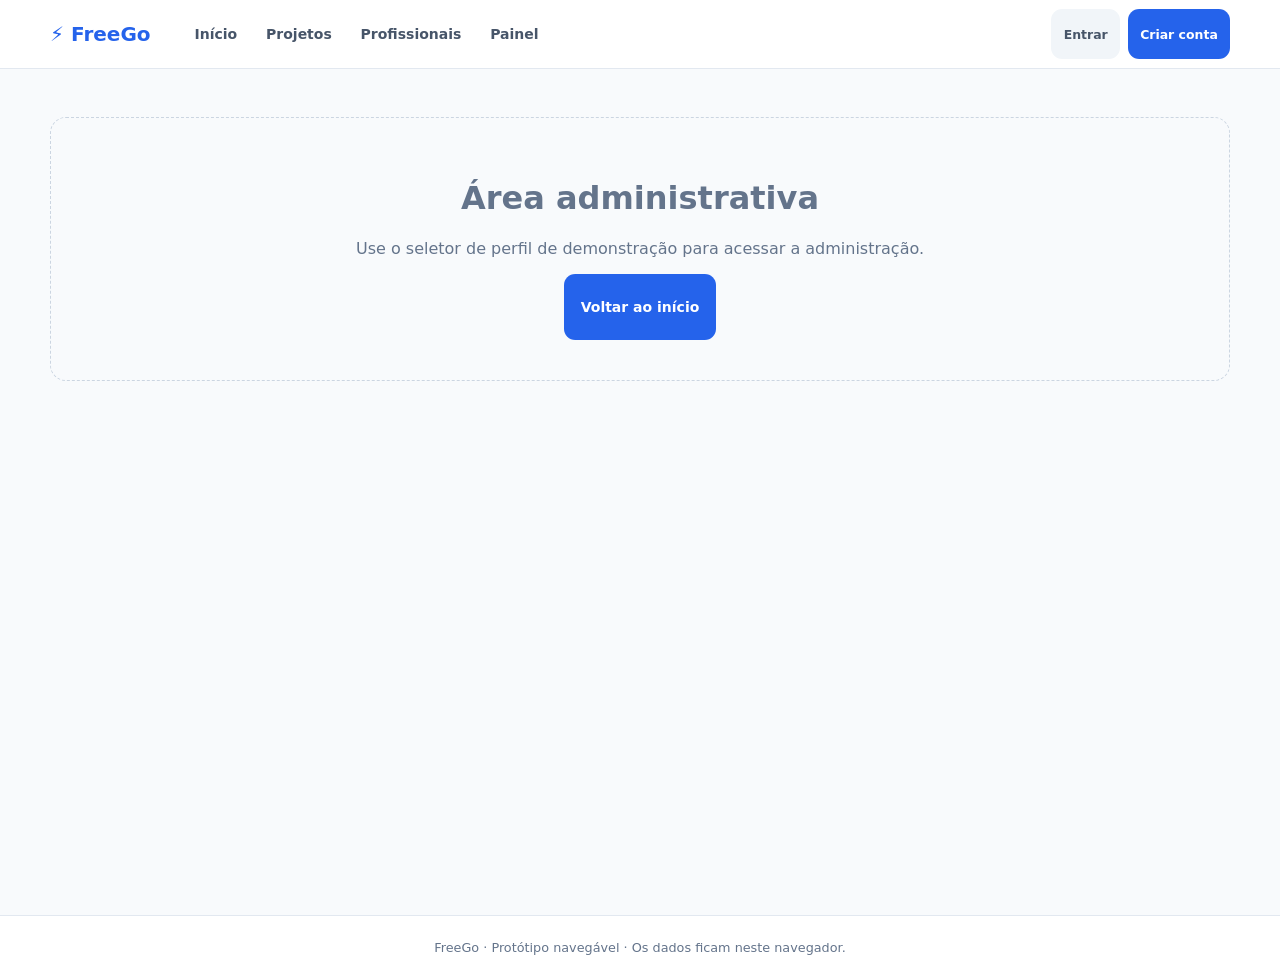
<file: admin.html>
<!doctype html><html lang="pt-BR"><head><meta charset="utf-8"><meta name="viewport" content="width=device-width,initial-scale=1"><meta name="description" content="Administre a equipe e acompanhe a atividade da FreeGo."><title>Administração | FreeGo</title><link rel="stylesheet" href="css/style.css"></head><body data-page="admin"><header class="app-header"><a class="app-brand" href="index.html">⚡ FreeGo</a><nav data-app-nav></nav><div data-app-account class="app-account"></div></header><main class="app-main" data-content></main><footer class="app-footer">FreeGo · Protótipo navegável · Os dados ficam neste navegador.</footer><div class="app-notice" data-notice hidden role="status"></div><script src="js/script.js" defer></script></body></html>
</file>
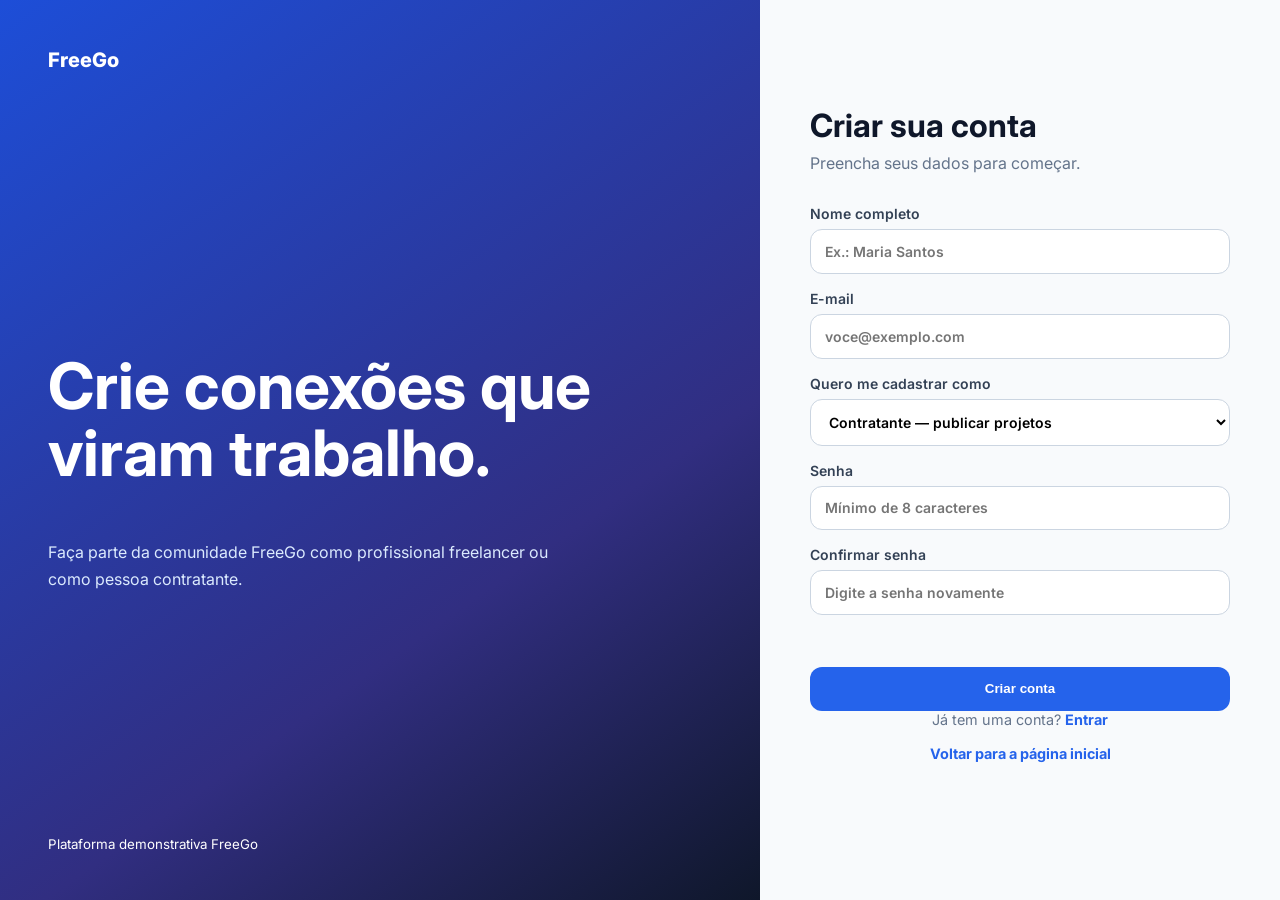
<file: cadastro.html>
<!doctype html>
<html lang="pt-BR">
<head>
  <meta charset="utf-8">
  <meta name="viewport" content="width=device-width, initial-scale=1">
  <meta name="description" content="Crie sua conta FreeGo como contratante ou freelancer.">
  <title>Criar conta | FreeGo</title>
  <link rel="preconnect" href="https://fonts.googleapis.com">
  <link href="https://fonts.googleapis.com/css2?family=Inter:wght@400;500;600;700;800&display=swap" rel="stylesheet">
  <link rel="stylesheet" href="css/style.css">
</head>
<body>
  <main class="auth-page">
    <section class="auth-aside"><a class="auth-brand" href="index.html">FreeGo</a><div><h1>Crie conexões que viram trabalho.</h1><p>Faça parte da comunidade FreeGo como profissional freelancer ou como pessoa contratante.</p></div><small>Plataforma demonstrativa FreeGo</small></section>
    <section class="auth-panel" aria-labelledby="signup-title">
      <h2 id="signup-title">Criar sua conta</h2><p>Preencha seus dados para começar.</p>
      <form class="auth-form" data-signup-form>
        <label for="name">Nome completo<input id="name" name="name" type="text" autocomplete="name" placeholder="Ex.: Maria Santos" required minlength="2"></label>
        <label for="email">E-mail<input id="email" name="email" type="email" autocomplete="email" placeholder="voce@exemplo.com" required></label>
        <label for="role">Quero me cadastrar como<select id="role" name="role" required><option value="client">Contratante — publicar projetos</option><option value="freelancer">Freelancer — oferecer serviços</option></select></label>
        <label for="password">Senha<input id="password" name="password" type="password" autocomplete="new-password" placeholder="Mínimo de 8 caracteres" required minlength="8"></label>
        <label for="confirmation">Confirmar senha<input id="confirmation" name="confirmation" type="password" autocomplete="new-password" placeholder="Digite a senha novamente" required minlength="8"></label>
        <div class="auth-message" data-auth-message role="status" aria-live="polite"></div>
        <button class="auth-submit" type="submit">Criar conta</button>
      </form>
      <p class="auth-links">Já tem uma conta? <a href="login.html">Entrar</a><br><br><a href="index.html">Voltar para a página inicial</a></p>
    </section>
  </main>
  <div class="app-notice" data-notice hidden role="status"></div>
  <script src="js/script.js" defer></script>
</body>
</html>
</file>
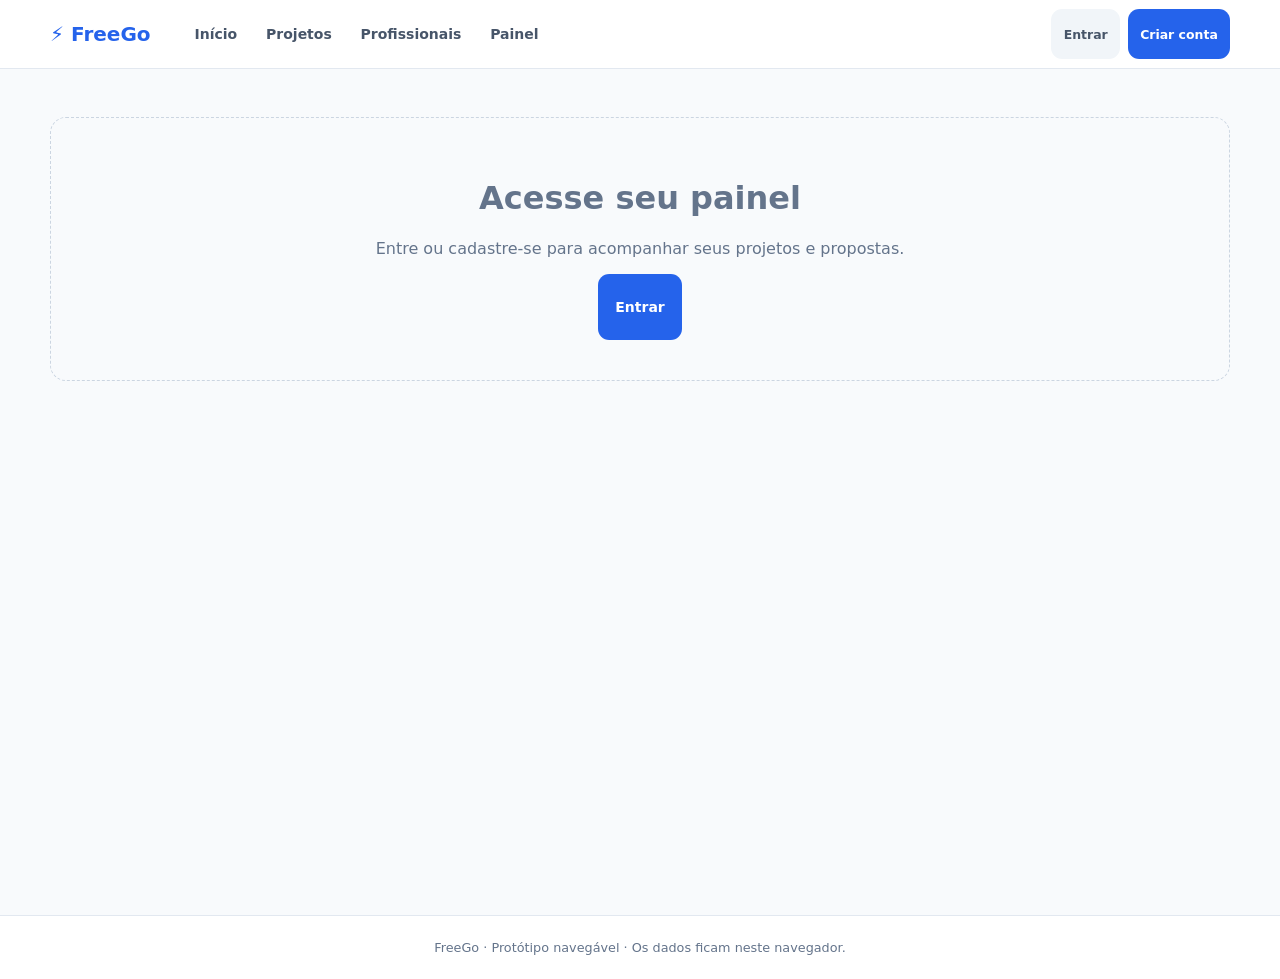
<file: dashboard.html>
<!doctype html><html lang="pt-BR"><head><meta charset="utf-8"><meta name="viewport" content="width=device-width,initial-scale=1"><meta name="description" content="Acompanhe projetos e propostas no seu painel FreeGo."><title>Painel | FreeGo</title><link rel="stylesheet" href="css/style.css"></head><body data-page="dashboard"><header class="app-header"><a class="app-brand" href="index.html">⚡ FreeGo</a><nav data-app-nav></nav><div data-app-account class="app-account"></div></header><main class="app-main" data-content></main><footer class="app-footer">FreeGo · Protótipo navegável · Os dados ficam neste navegador.</footer><div class="app-notice" data-notice hidden role="status"></div><script src="js/script.js" defer></script></body></html>
</file>
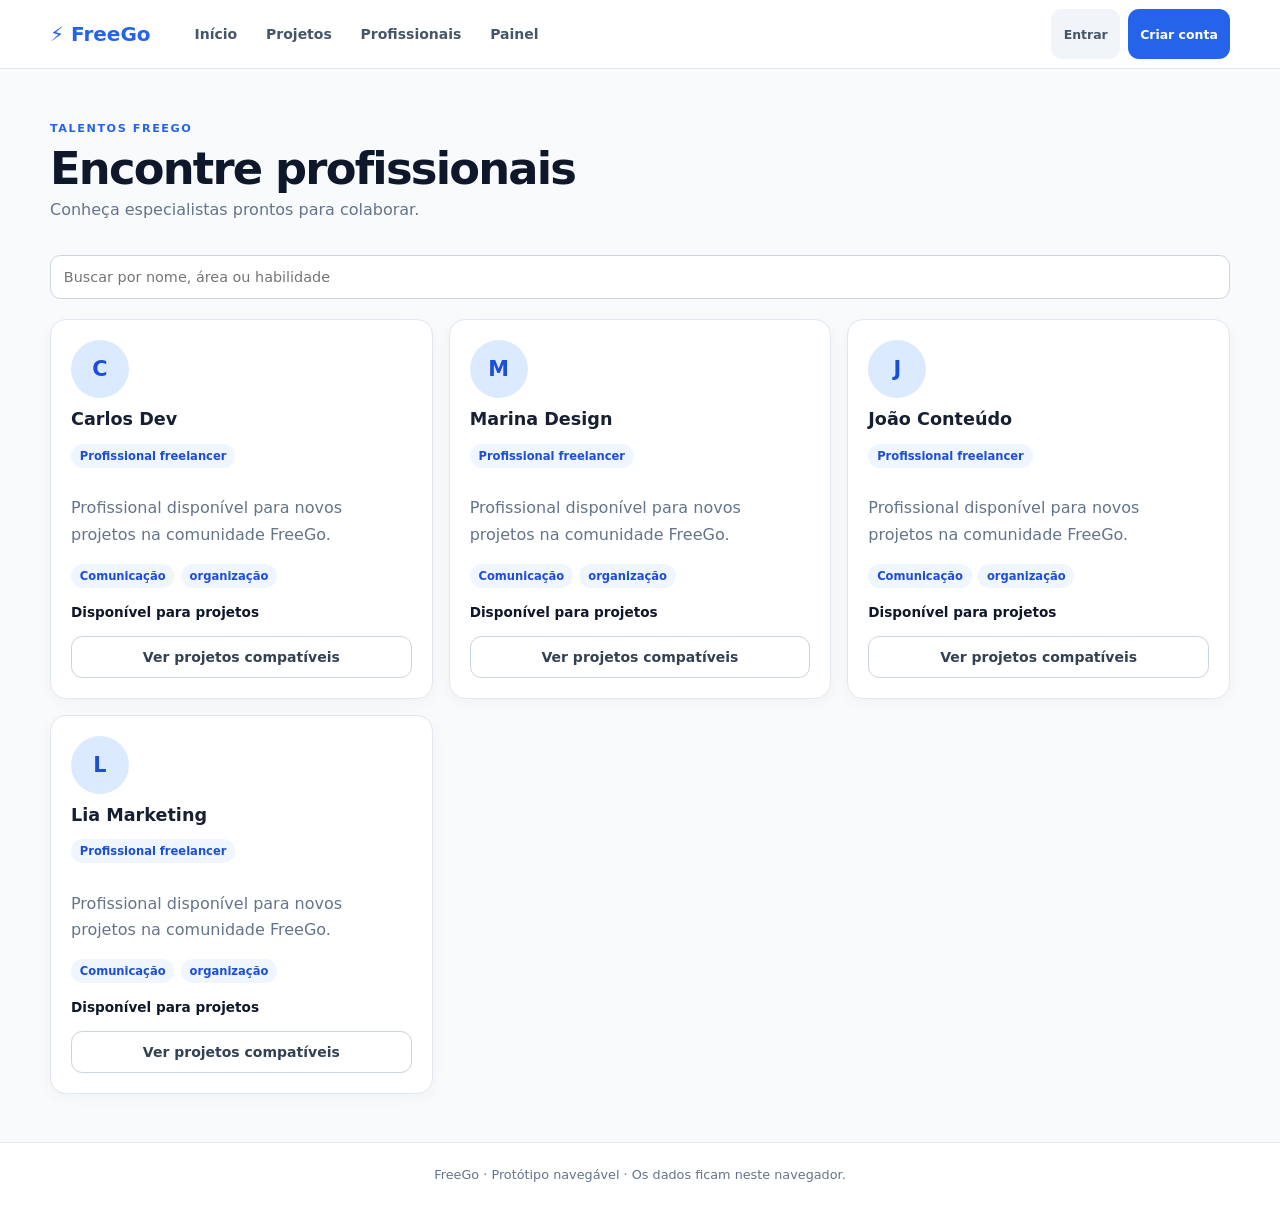
<file: freelancers.html>
<!doctype html><html lang="pt-BR"><head><meta charset="utf-8"><meta name="viewport" content="width=device-width,initial-scale=1"><meta name="description" content="Encontre profissionais freelancers na FreeGo."><title>Profissionais | FreeGo</title><link rel="stylesheet" href="css/style.css"></head><body data-page="freelancers"><header class="app-header"><a class="app-brand" href="index.html">⚡ FreeGo</a><nav data-app-nav></nav><div data-app-account class="app-account"></div></header><main class="app-main" data-content></main><footer class="app-footer">FreeGo · Protótipo navegável · Os dados ficam neste navegador.</footer><div class="app-notice" data-notice hidden role="status"></div><script src="js/script.js" defer></script></body></html>
</file>
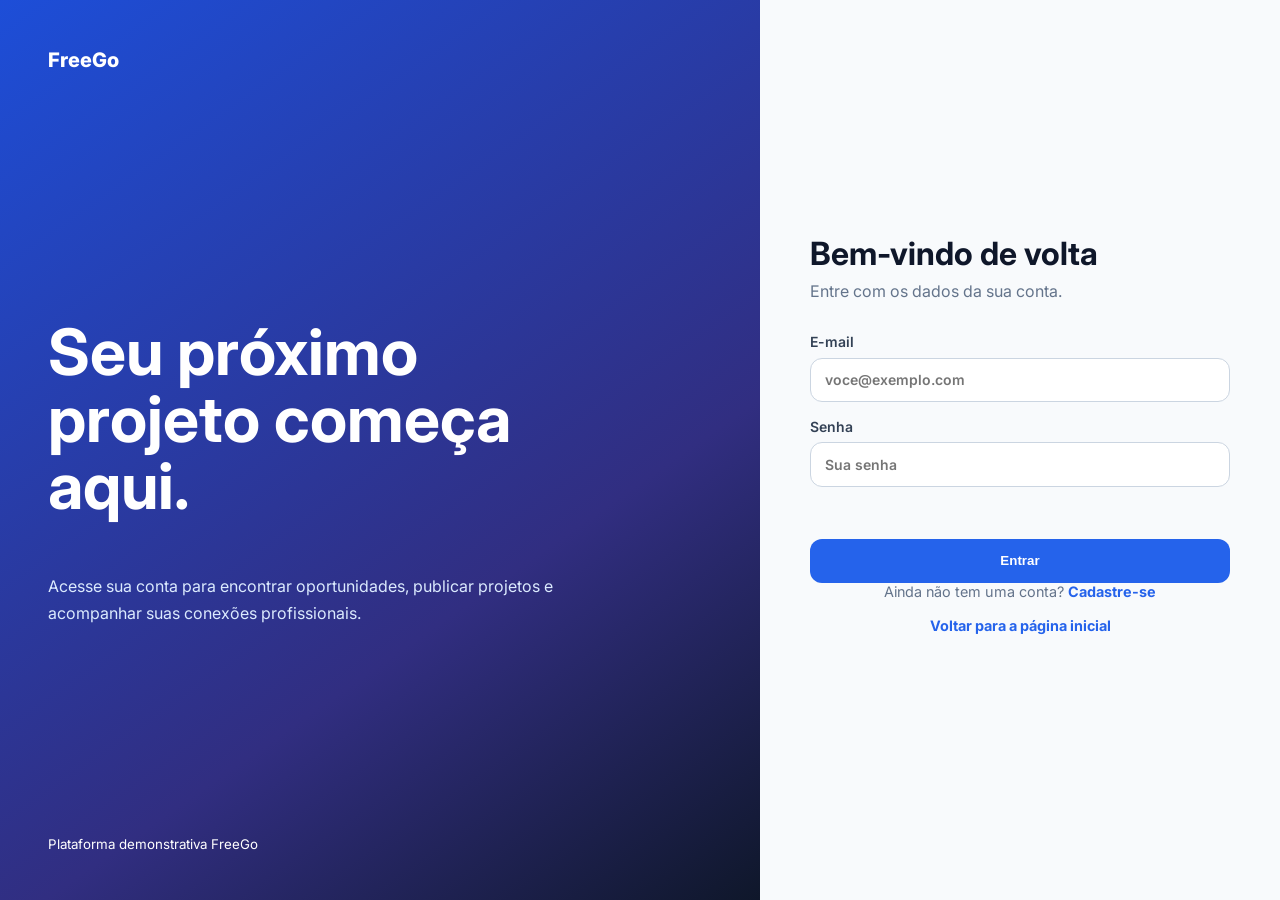
<file: login.html>
<!doctype html>
<html lang="pt-BR">
<head>
  <meta charset="utf-8">
  <meta name="viewport" content="width=device-width, initial-scale=1">
  <meta name="description" content="Entre na sua conta FreeGo.">
  <title>Entrar | FreeGo</title>
  <link rel="preconnect" href="https://fonts.googleapis.com">
  <link href="https://fonts.googleapis.com/css2?family=Inter:wght@400;500;600;700;800&display=swap" rel="stylesheet">
  <link rel="stylesheet" href="css/style.css">
</head>
<body>
  <main class="auth-page">
    <section class="auth-aside"><a class="auth-brand" href="index.html">FreeGo</a><div><h1>Seu próximo projeto começa aqui.</h1><p>Acesse sua conta para encontrar oportunidades, publicar projetos e acompanhar suas conexões profissionais.</p></div><small>Plataforma demonstrativa FreeGo</small></section>
    <section class="auth-panel" aria-labelledby="login-title">
      <h2 id="login-title">Bem-vindo de volta</h2><p>Entre com os dados da sua conta.</p>
      <form class="auth-form" data-login-form>
        <label for="email">E-mail<input id="email" name="email" type="email" autocomplete="email" placeholder="voce@exemplo.com" required></label>
        <label for="password">Senha<input id="password" name="password" type="password" autocomplete="current-password" placeholder="Sua senha" required></label>
        <div class="auth-message" data-auth-message role="status" aria-live="polite"></div>
        <button class="auth-submit" type="submit">Entrar</button>
      </form>
      <p class="auth-links">Ainda não tem uma conta? <a href="cadastro.html">Cadastre-se</a><br><br><a href="index.html">Voltar para a página inicial</a></p>
    </section>
  </main>
  <div class="app-notice" data-notice hidden role="status"></div>
  <script src="js/script.js" defer></script>
</body>
</html>
</file>
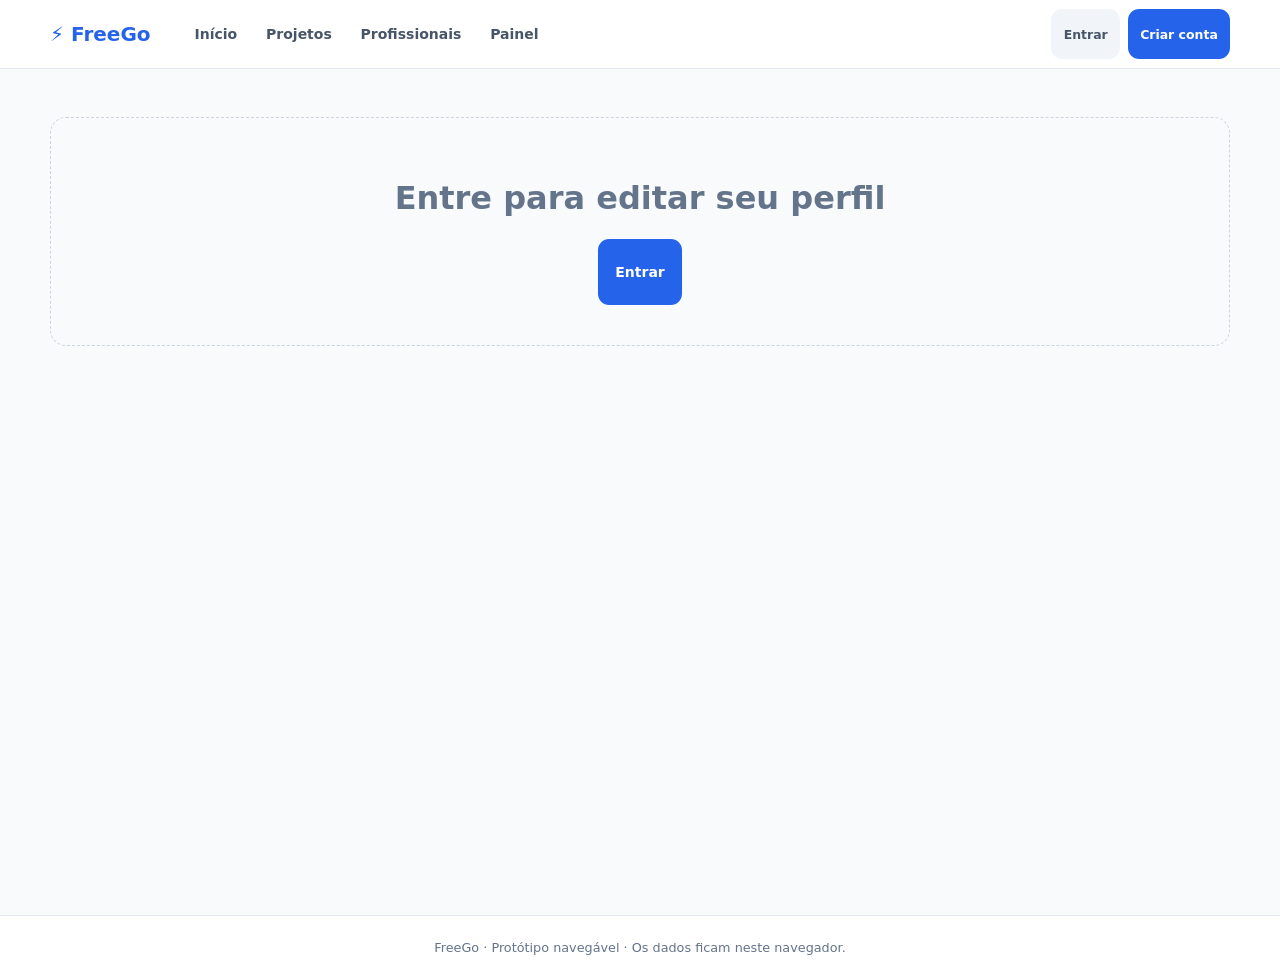
<file: profile.html>
<!doctype html><html lang="pt-BR"><head><meta charset="utf-8"><meta name="viewport" content="width=device-width,initial-scale=1"><meta name="description" content="Edite seu perfil profissional FreeGo."><title>Perfil profissional | FreeGo</title><link rel="stylesheet" href="css/style.css"></head><body data-page="profile"><header class="app-header"><a class="app-brand" href="index.html">⚡ FreeGo</a><nav data-app-nav></nav><div data-app-account class="app-account"></div></header><main class="app-main" data-content></main><footer class="app-footer">FreeGo · Protótipo navegável · Os dados ficam neste navegador.</footer><div class="app-notice" data-notice hidden role="status"></div><script src="js/script.js" defer></script></body></html>
</file>
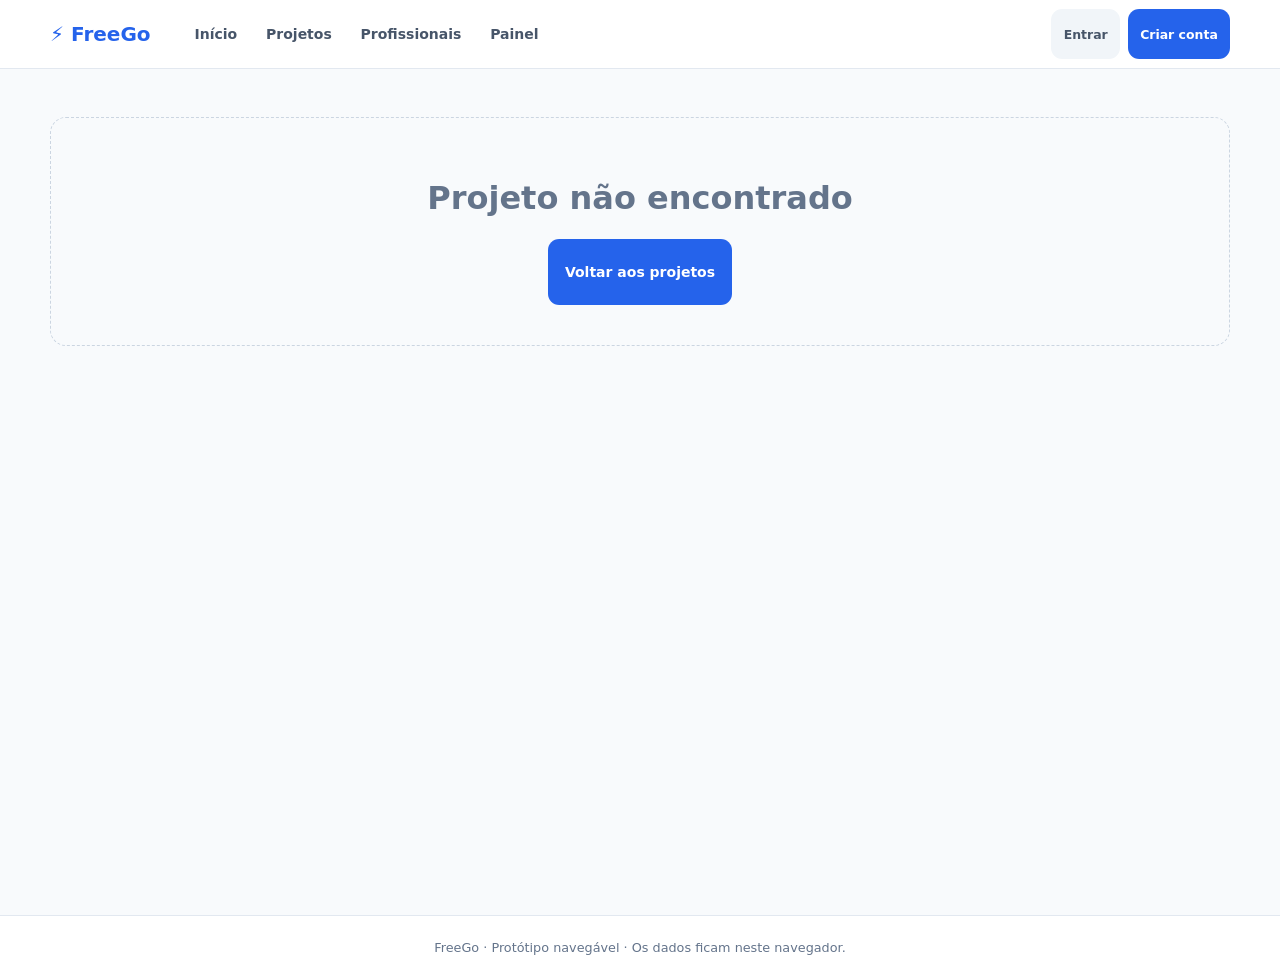
<file: project.html>
<!doctype html><html lang="pt-BR"><head><meta charset="utf-8"><meta name="viewport" content="width=device-width,initial-scale=1"><meta name="description" content="Detalhes do projeto e envio de proposta na FreeGo."><title>Detalhes do projeto | FreeGo</title><link rel="stylesheet" href="css/style.css"></head><body data-page="project"><header class="app-header"><a class="app-brand" href="index.html">⚡ FreeGo</a><nav data-app-nav></nav><div data-app-account class="app-account"></div></header><main class="app-main" data-content></main><footer class="app-footer">FreeGo · Protótipo navegável · Os dados ficam neste navegador.</footer><div class="app-notice" data-notice hidden role="status"></div><script src="js/script.js" defer></script></body></html>
</file>
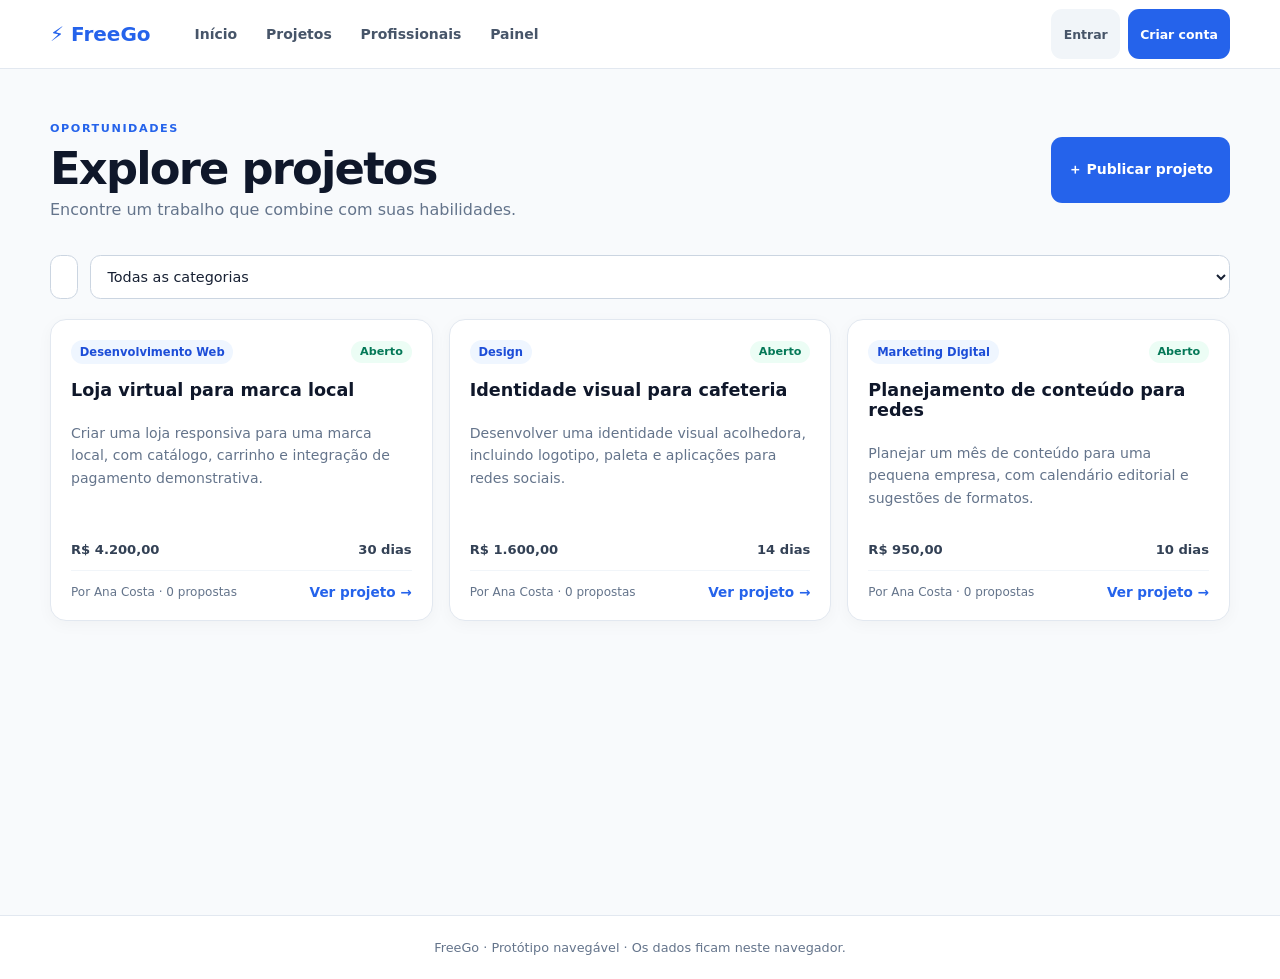
<file: projects.html>
<!doctype html><html lang="pt-BR"><head><meta charset="utf-8"><meta name="viewport" content="width=device-width,initial-scale=1"><meta name="description" content="Explore oportunidades de trabalho freelancer na FreeGo."><title>Projetos | FreeGo</title><link rel="stylesheet" href="css/style.css"></head><body data-page="projects"><header class="app-header"><a class="app-brand" href="index.html">⚡ FreeGo</a><nav data-app-nav></nav><div data-app-account class="app-account"></div></header><main class="app-main" data-content></main><footer class="app-footer">FreeGo · Protótipo navegável · Os dados ficam neste navegador.</footer><div class="app-notice" data-notice hidden role="status"></div><script src="js/script.js" defer></script></body></html>
</file>
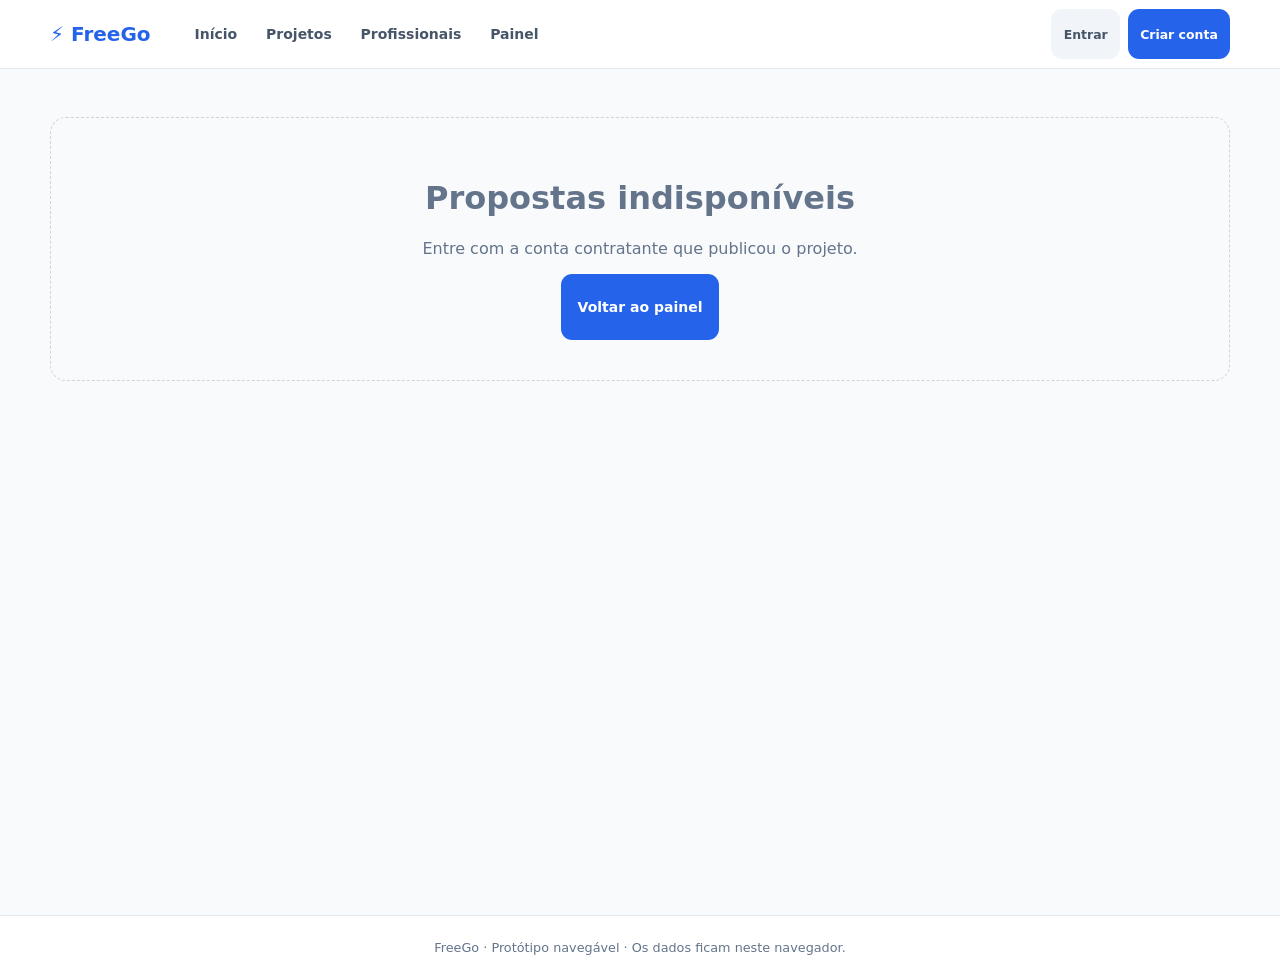
<file: proposals.html>
<!doctype html><html lang="pt-BR"><head><meta charset="utf-8"><meta name="viewport" content="width=device-width,initial-scale=1"><meta name="description" content="Analise e gerencie propostas para seu projeto FreeGo."><title>Propostas | FreeGo</title><link rel="stylesheet" href="css/style.css"></head><body data-page="proposals"><header class="app-header"><a class="app-brand" href="index.html">⚡ FreeGo</a><nav data-app-nav></nav><div data-app-account class="app-account"></div></header><main class="app-main" data-content></main><footer class="app-footer">FreeGo · Protótipo navegável · Os dados ficam neste navegador.</footer><div class="app-notice" data-notice hidden role="status"></div><script src="js/script.js" defer></script></body></html>
</file>
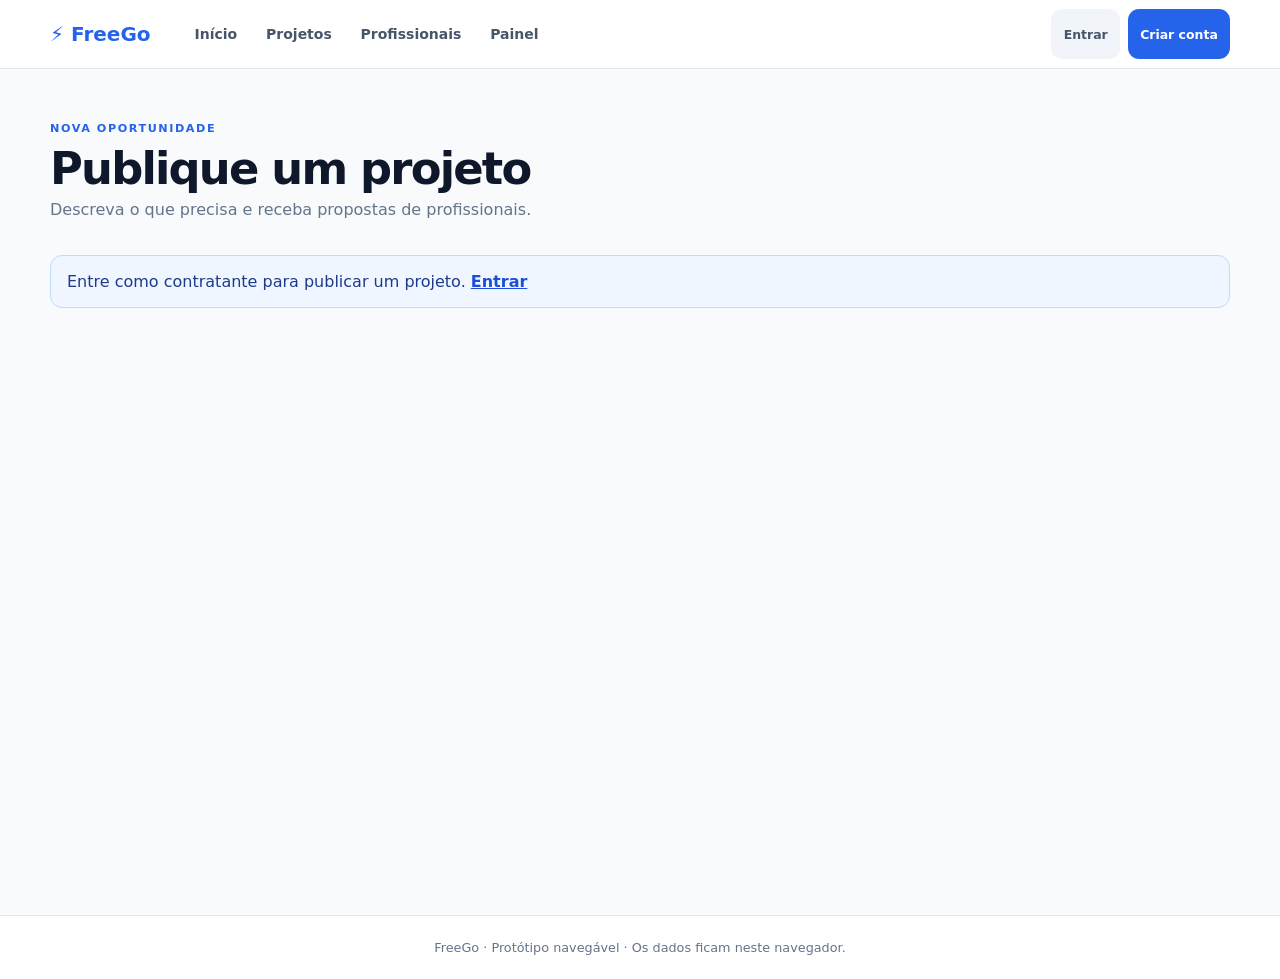
<file: publish.html>
<!doctype html><html lang="pt-BR"><head><meta charset="utf-8"><meta name="viewport" content="width=device-width,initial-scale=1"><meta name="description" content="Publique um projeto e receba propostas de profissionais FreeGo."><title>Publicar projeto | FreeGo</title><link rel="stylesheet" href="css/style.css"></head><body data-page="publish"><header class="app-header"><a class="app-brand" href="index.html">⚡ FreeGo</a><nav data-app-nav></nav><div data-app-account class="app-account"></div></header><main class="app-main" data-content></main><footer class="app-footer">FreeGo · Protótipo navegável · Os dados ficam neste navegador.</footer><div class="app-notice" data-notice hidden role="status"></div><script src="js/script.js" defer></script></body></html>
</file>
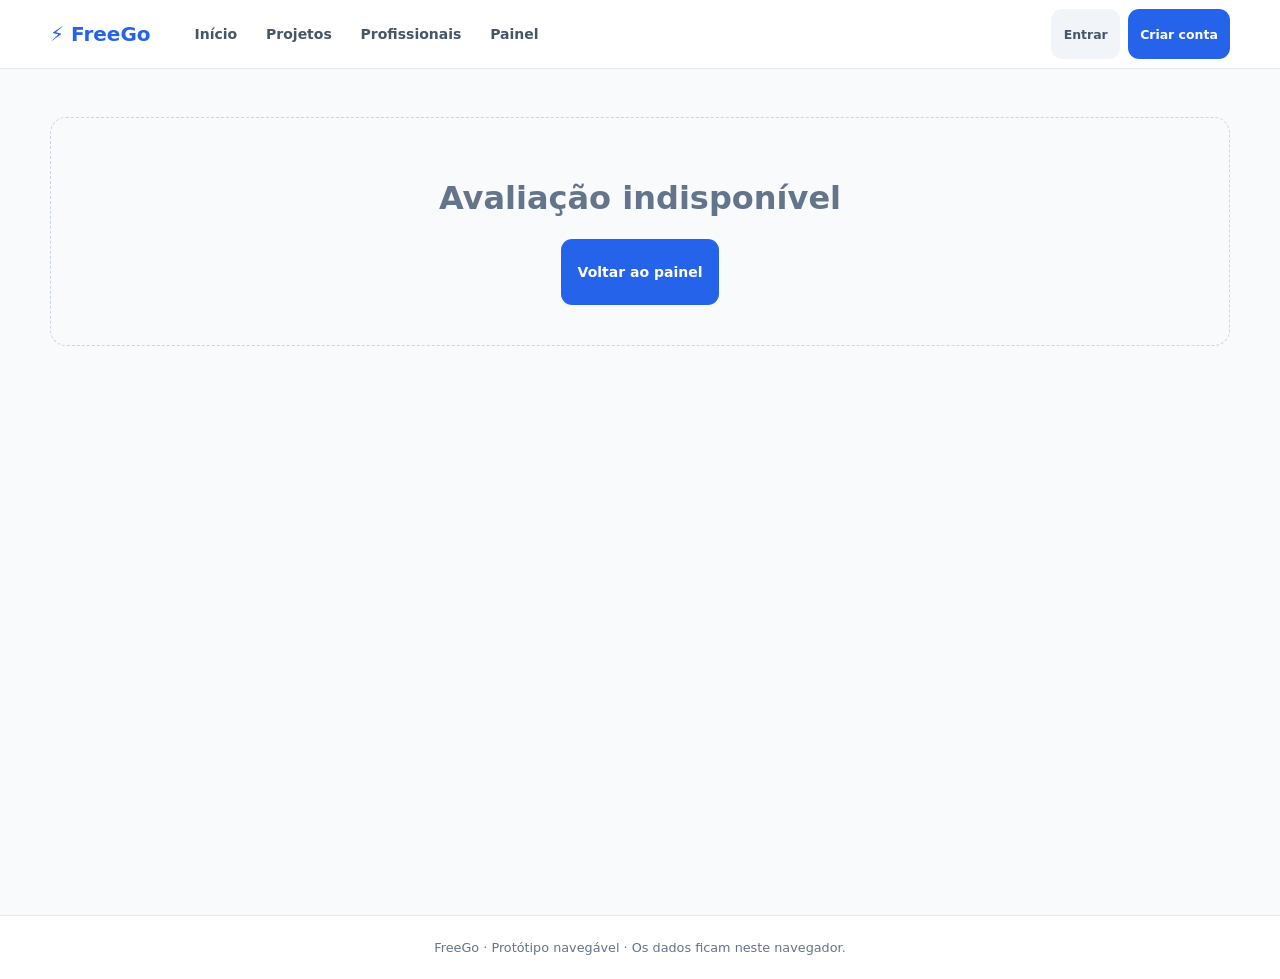
<file: review.html>
<!doctype html><html lang="pt-BR"><head><meta charset="utf-8"><meta name="viewport" content="width=device-width,initial-scale=1"><meta name="description" content="Avalie um trabalho concluído na FreeGo."><title>Avaliação | FreeGo</title><link rel="stylesheet" href="css/style.css"></head><body data-page="review"><header class="app-header"><a class="app-brand" href="index.html">⚡ FreeGo</a><nav data-app-nav></nav><div data-app-account class="app-account"></div></header><main class="app-main" data-content></main><footer class="app-footer">FreeGo · Protótipo navegável · Os dados ficam neste navegador.</footer><div class="app-notice" data-notice hidden role="status"></div><script src="js/script.js" defer></script></body></html>
</file>
<file: css/style.css>
:root { color-scheme: light; font-family: Inter, system-ui, sans-serif; }
body { margin: 0; }
.auth-page { min-height: 100vh; display: grid; grid-template-columns: minmax(0, 1fr) minmax(360px, 520px); background: #f8fafc; }
.auth-aside { display: flex; flex-direction: column; justify-content: space-between; padding: 3rem; color: white; background: linear-gradient(145deg, #1d4ed8, #312e81 65%, #0f172a); }
.auth-aside h1 { max-width: 560px; font-size: clamp(2.5rem, 5vw, 4.5rem); line-height: 1.05; }
.auth-aside p { max-width: 520px; color: #dbeafe; line-height: 1.7; }
.auth-panel { align-self: center; width: min(100% - 3rem, 420px); margin: 3rem auto; }
.auth-panel h2 { font-size: 2rem; margin: 0 0 .5rem; color: #0f172a; }
.auth-panel > p { color: #64748b; margin: 0 0 2rem; }
.auth-form { display: grid; gap: 1rem; }
.auth-form label { display: grid; gap: .45rem; font-size: .875rem; font-weight: 600; color: #334155; }
.auth-form input, .auth-form select { width: 100%; box-sizing: border-box; padding: .8rem .9rem; border: 1px solid #cbd5e1; border-radius: .75rem; background: white; font: inherit; }
.auth-form input:focus, .auth-form select:focus { outline: 3px solid #bfdbfe; border-color: #3b82f6; }
.auth-submit { border: 0; border-radius: .75rem; background: #2563eb; color: white; font-weight: 700; padding: .9rem; cursor: pointer; }
.auth-submit:hover { background: #1d4ed8; }
.auth-links { margin-top: 1.5rem; text-align: center; color: #64748b; font-size: .9rem; }
.auth-links a, .brand-link { color: #2563eb; font-weight: 700; text-decoration: none; }
.auth-links a:hover, .brand-link:hover { text-decoration: underline; }
.auth-message { min-height: 1.25rem; color: #b91c1c; font-size: .875rem; }
.auth-brand { color: white; font-size: 1.25rem; font-weight: 800; text-decoration: none; }
.home-auth-links { display: flex; align-items: center; gap: .5rem; }
.home-auth-links a { padding: .5rem .75rem; border-radius: .6rem; font-size: .8rem; font-weight: 700; text-decoration: none; color: #334155; background: #f1f5f9; }
.home-auth-links a:last-child { color: white; background: #2563eb; }
@media (max-width: 760px) { .auth-page { grid-template-columns: 1fr; } .auth-aside { min-height: 190px; padding: 1.5rem; } .auth-aside h1 { font-size: 2.1rem; margin: 2rem 0 .5rem; } .auth-aside p { margin-bottom: 0; } .auth-panel { margin: 2rem auto; } }

/* Shared layout for the product flows */
body[data-page]:not([data-page="home"]) { min-height: 100vh; background: #f8fafc; color: #172033; font-family: Inter, system-ui, sans-serif; }
.app-header { position: sticky; top: 0; z-index: 10; display: flex; align-items: center; gap: 2rem; min-height: 68px; padding: 0 max(1.5rem, calc((100% - 1180px)/2)); background: rgba(255,255,255,.96); border-bottom: 1px solid #e2e8f0; }
.app-brand { flex: 0 0 auto; color: #2563eb; font-size: 1.25rem; font-weight: 800; text-decoration: none; }
.app-header nav { display: flex; align-items: center; gap: .3rem; flex: 1; }
.app-header nav a { padding: .6rem .75rem; border-radius: .6rem; color: #475569; font-size: .875rem; font-weight: 600; text-decoration: none; }
.app-header nav a:hover { color: #2563eb; background: #eff6ff; }
.app-header #mobile-menu a { display: block; padding: .6rem .25rem; color: #475569; text-decoration: none; font-size: .9rem; }
.app-account { display: flex; align-items: center; gap: .5rem; white-space: nowrap; }
.account-name { max-width: 220px; overflow: hidden; text-overflow: ellipsis; color: #475569; font-size: .8rem; font-weight: 600; }
.app-main { width: min(1180px, calc(100% - 3rem)); min-height: calc(100vh - 150px); margin: 0 auto; padding: 3rem 0; }
.app-footer { padding: 1.5rem; border-top: 1px solid #e2e8f0; background: white; color: #64748b; text-align: center; font-size: .8rem; }
.page-heading, .dashboard-welcome { display: flex; justify-content: space-between; align-items: center; gap: 1.5rem; margin-bottom: 2rem; }
.page-heading h1, .dashboard-welcome h1 { margin: .35rem 0; color: #0f172a; font-size: clamp(2rem, 4vw, 2.8rem); letter-spacing: -.04em; }
.page-heading p, .dashboard-welcome p { margin: .25rem 0; color: #64748b; }
.eyebrow { color: #2563eb; font-size: .7rem; font-weight: 800; letter-spacing: .14em; }
.button { display: inline-flex; align-items: center; justify-content: center; gap: .4rem; min-height: 42px; padding: .7rem 1rem; border: 1px solid transparent; border-radius: .7rem; font: inherit; font-size: .875rem; font-weight: 700; text-decoration: none; cursor: pointer; transition: .15s ease; }
.button-primary { color: white; background: #2563eb; }
.button-primary:hover { background: #1d4ed8; }
.button-outline { border-color: #cbd5e1; background: white; color: #334155; }
.button-outline:hover { background: #f1f5f9; }
.button-quiet { color: #475569; background: #f1f5f9; }
.button-small { min-height: 34px; padding: .45rem .7rem; font-size: .78rem; }
.full-button { width: 100%; box-sizing: border-box; margin-top: 1rem; }
.project-grid, .freelancer-grid { display: grid; grid-template-columns: repeat(3, minmax(0, 1fr)); gap: 1rem; }
.project-card, .freelancer-card, .detail-card, .form-card, .proposal-card, .stat-card { border: 1px solid #e2e8f0; border-radius: 1rem; background: white; box-shadow: 0 4px 16px rgba(15,23,42,.035); }
.project-card { display: flex; flex-direction: column; min-height: 260px; padding: 1.25rem; }
.card-top, .card-meta, .card-footer { display: flex; align-items: center; justify-content: space-between; gap: .75rem; }
.project-card h3 { margin: 1rem 0 .5rem; color: #0f172a; font-size: 1.1rem; }
.project-card p { color: #64748b; font-size: .88rem; line-height: 1.6; }
.card-meta { margin-top: auto; padding: .85rem 0; border-bottom: 1px solid #f1f5f9; color: #334155; font-size: .82rem; font-weight: 700; }
.card-footer { padding-top: .8rem; color: #64748b; font-size: .75rem; }
.tag { display: inline-flex; padding: .3rem .55rem; border-radius: 999px; background: #eff6ff; color: #1d4ed8; font-size: .72rem; font-weight: 700; }
.status { display: inline-flex; padding: .3rem .55rem; border-radius: 999px; background: #ecfdf5; color: #047857; font-size: .7rem; font-weight: 700; }
.text-link, .back-link { color: #2563eb; font-size: .85rem; font-weight: 700; text-decoration: none; }
.text-link:hover, .back-link:hover { text-decoration: underline; }
.back-link { display: inline-block; margin-bottom: 1.5rem; }
.filter-row { display: flex; gap: .75rem; margin-bottom: 1.25rem; }
.filter-row input { flex: 1; }
.filter-row input, .filter-row select, .form-card input, .form-card select, .form-card textarea { box-sizing: border-box; width: 100%; min-height: 44px; padding: .7rem .8rem; border: 1px solid #cbd5e1; border-radius: .65rem; background: white; color: #172033; font: inherit; font-size: .9rem; }
.form-card textarea { resize: vertical; }
.form-card label { display: grid; gap: .45rem; color: #334155; font-size: .84rem; font-weight: 650; }
.detail-layout { display: grid; grid-template-columns: minmax(0, 1.6fr) minmax(280px, .8fr); align-items: start; gap: 1.25rem; }
.detail-card, .form-card { padding: 1.5rem; }
.detail-card h1 { margin: 1rem 0 .3rem; color: #0f172a; font-size: clamp(1.8rem, 4vw, 2.5rem); letter-spacing: -.03em; }
.detail-card h2, .form-card h2 { margin: 1.5rem 0 .6rem; color: #0f172a; font-size: 1.1rem; }
.muted { color: #64748b; line-height: 1.65; }
.detail-facts { display: grid; grid-template-columns: repeat(3, 1fr); gap: .5rem; margin: 1.5rem 0; padding: 1rem; border-radius: .75rem; background: #f8fafc; }
.detail-facts div { display: grid; gap: .35rem; }
.detail-facts small { color: #64748b; font-size: .65rem; font-weight: 700; letter-spacing: .08em; }
.detail-facts strong { color: #0f172a; }
.description { color: #475569; line-height: 1.8; white-space: pre-line; }
.tag-list { display: flex; flex-wrap: wrap; gap: .4rem; }
.top-gap { margin-top: 1.5rem; }
.form-card form { display: grid; gap: 1rem; }
.form-hint { color: #64748b; font-size: .75rem; }
.wide-form { max-width: 850px; }
.narrow-form { max-width: 620px; }
.form-grid { display: grid; grid-template-columns: repeat(2, minmax(0, 1fr)); gap: 1rem; }
.span-two { grid-column: span 2; }
.form-actions { display: flex; justify-content: flex-end; gap: .6rem; margin-top: .5rem; }
.empty-state { grid-column: 1 / -1; padding: 2.5rem; border: 1px dashed #cbd5e1; border-radius: 1rem; color: #64748b; text-align: center; }
.dashboard-welcome { padding: 1.5rem; border-radius: 1rem; background: linear-gradient(120deg,#eff6ff,#eef2ff); }
.proposal-list { display: grid; gap: .85rem; }
.proposal-card { display: grid; grid-template-columns: 1fr auto auto; align-items: center; gap: 1.5rem; padding: 1.25rem; }
.proposal-card h2 { margin: 0 0 .35rem; font-size: 1rem; }
.proposal-card p { margin: 0; }
.proposal-facts { display: grid; gap: .3rem; color: #475569; font-size: .8rem; }
.table-wrap { overflow-x: auto; border: 1px solid #e2e8f0; border-radius: 1rem; background: white; }
table { width: 100%; border-collapse: collapse; text-align: left; font-size: .85rem; }
th, td { padding: .9rem 1rem; border-bottom: 1px solid #f1f5f9; }
th { color: #64748b; font-size: .7rem; letter-spacing: .06em; text-transform: uppercase; }
.freelancer-card { padding: 1.25rem; }
.freelancer-card h2 { margin: .7rem 0 .2rem; font-size: 1.1rem; }
.freelancer-card>strong { display: block; margin-top: 1rem; color: #0f172a; font-size: .85rem; }
.avatar { width: 58px; height: 58px; border-radius: 50%; object-fit: cover; }
.avatar-initial { display: grid; place-items: center; background: #dbeafe; color: #1d4ed8; font-size: 1.3rem; font-weight: 800; }
.stats-row { display: grid; grid-template-columns: repeat(3, 1fr); gap: .8rem; }
.stat-card { display: grid; gap: .4rem; padding: 1.2rem; }
.stat-card strong { color: #0f172a; font-size: 1.8rem; }
.stat-card span { color: #64748b; font-size: .8rem; }
.section-title { margin: 2rem 0 .8rem; }
.inline-form { display: grid !important; grid-template-columns: repeat(3, 1fr) auto; align-items: end; gap: .75rem !important; }
.notice-box { padding: 1rem; border: 1px solid #bfdbfe; border-radius: .75rem; background: #eff6ff; color: #1e3a8a; }
.notice-box a { color: #1d4ed8; font-weight: 700; }
.danger { color: #b91c1c; background: transparent; border: 0; cursor: pointer; }
.app-notice { position: fixed; right: 1rem; bottom: 1rem; z-index: 20; max-width: min(400px, calc(100% - 2rem)); padding: .9rem 1.1rem; border-radius: .75rem; background: #0f172a; color: white; box-shadow: 0 12px 35px #0f172a33; font-size: .88rem; }
@media (max-width: 900px) { .app-header { gap: .5rem; padding: .7rem 1rem; flex-wrap: wrap; } .app-header nav { order: 3; flex-basis: 100%; overflow-x: auto; } .app-main { width: min(100% - 2rem, 700px); padding: 2rem 0; } .project-grid, .freelancer-grid { grid-template-columns: repeat(2,minmax(0,1fr)); } .detail-layout { grid-template-columns: 1fr; } }
@media (max-width: 600px) { .page-heading, .dashboard-welcome { align-items: flex-start; flex-direction: column; } .project-grid, .freelancer-grid, .form-grid { grid-template-columns: 1fr; } .span-two { grid-column: auto; } .filter-row { flex-direction: column; } .proposal-card { grid-template-columns: 1fr; gap: .8rem; } .inline-form { grid-template-columns: 1fr !important; } .detail-facts { grid-template-columns: 1fr; } .app-account { margin-left: auto; } .app-header nav a { padding: .5rem; white-space: nowrap; } }
</file>
